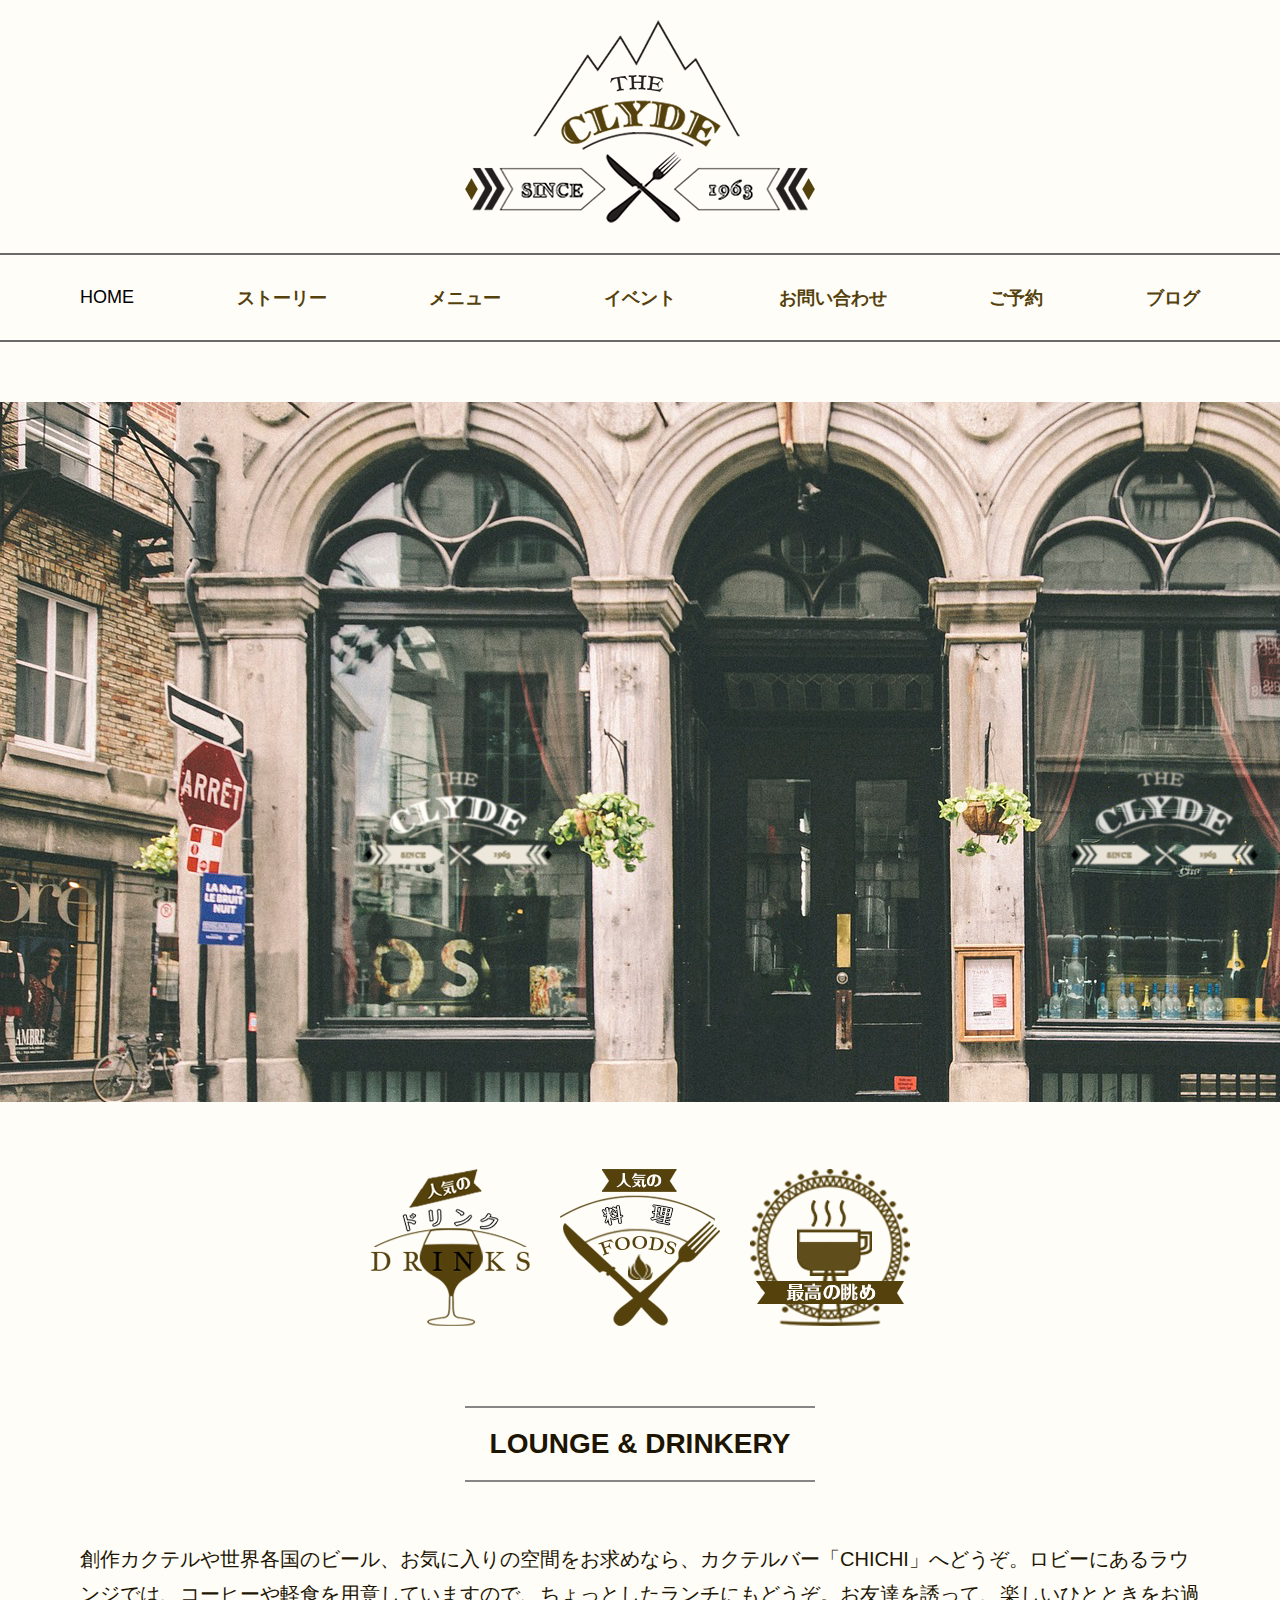
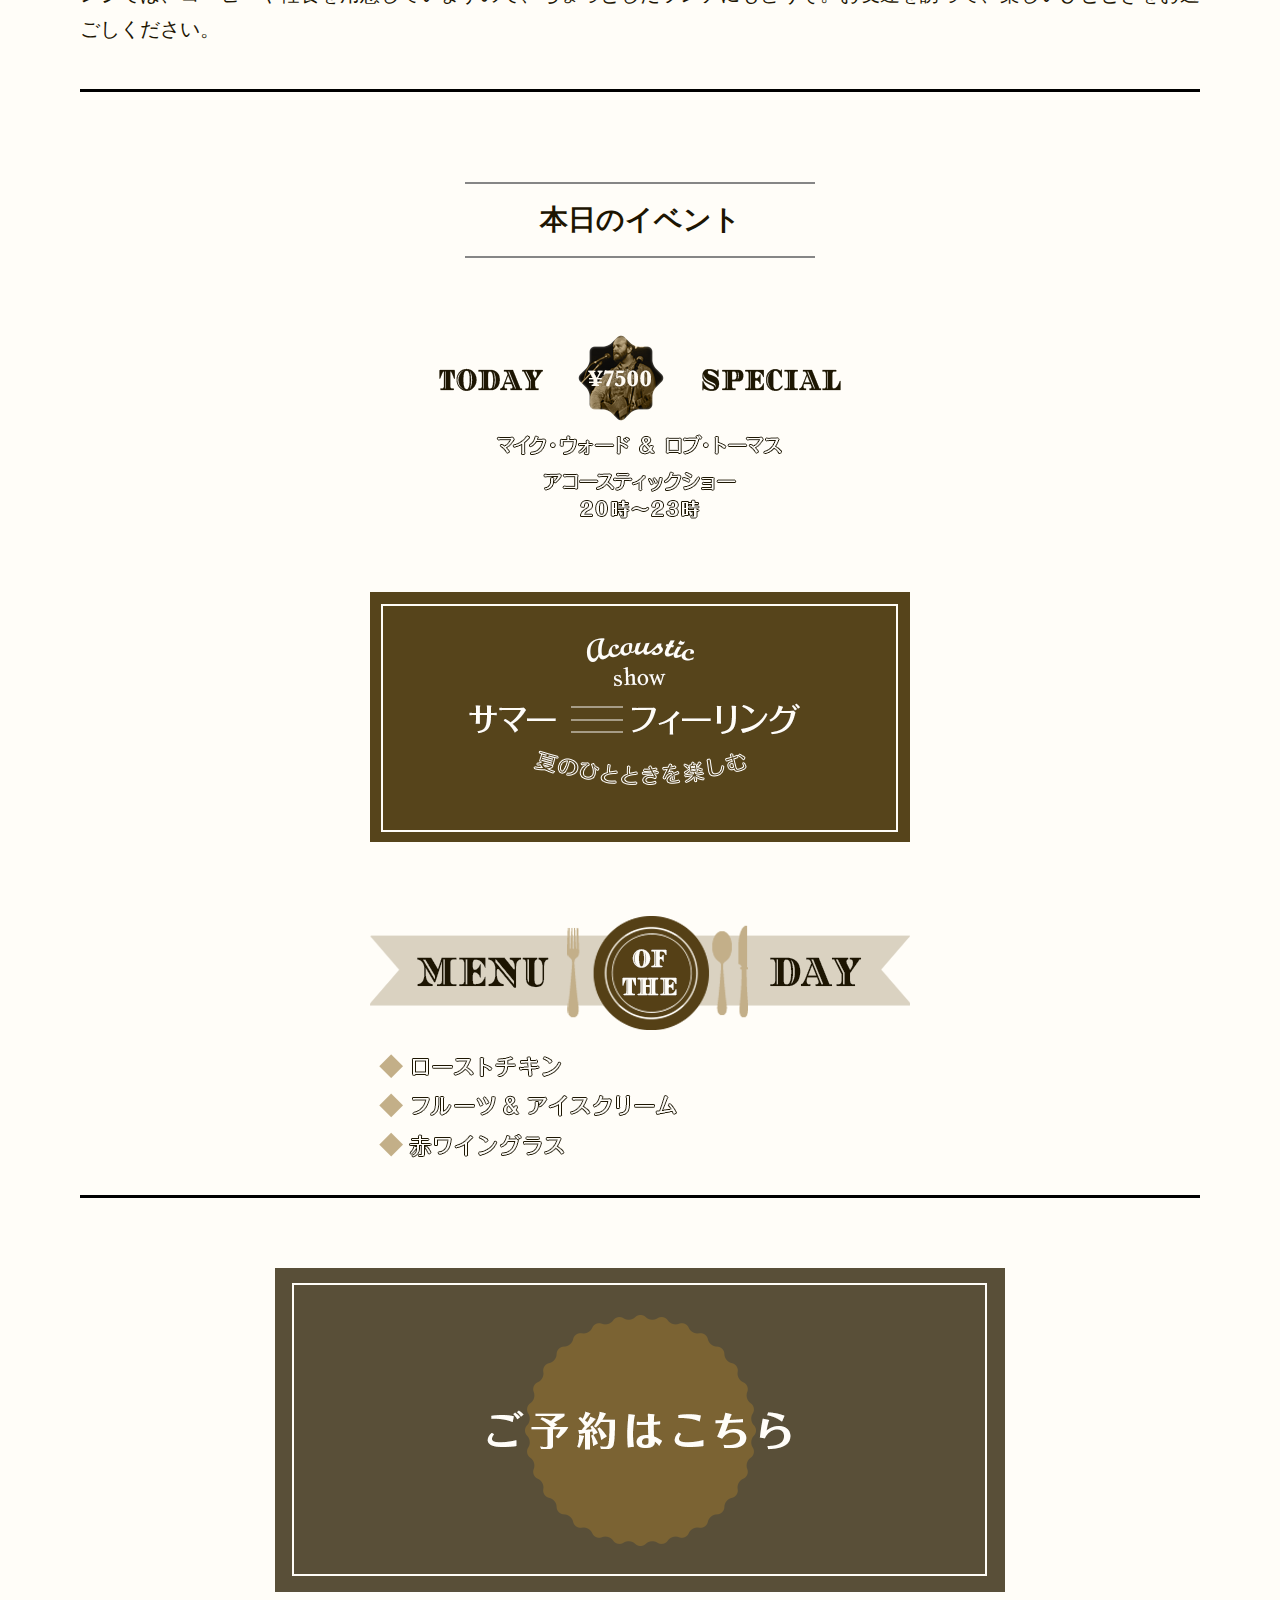
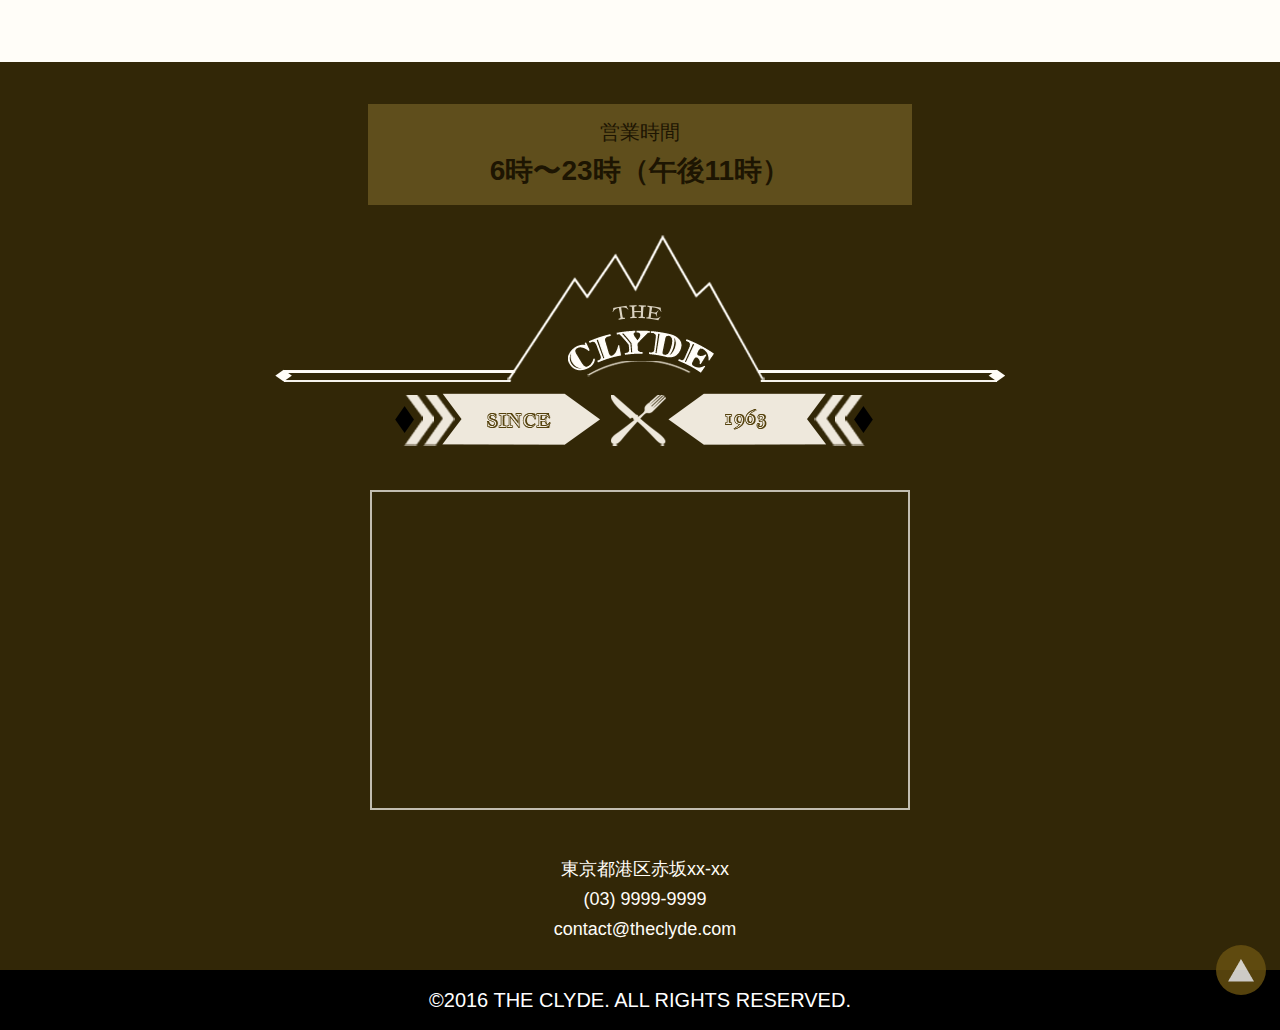
<file: index.html>
<!DOCTYPE html>
<html lang="en">
<head>
    <meta charset="UTF-8">
    <meta http-equiv="X-UA-Compatible" content="IE=edge">
    <meta name="viewport" content="width=device-width, initial-scale=1.0">
    <title>Classwork</title>
    <link rel="stylesheet" href="css/style.css">
    <link rel="stylesheet" href="https://cdnjs.cloudflare.com/ajax/libs/font-awesome/6.1.2/css/all.min.css" integrity="sha512-1sCRPdkRXhBV2PBLUdRb4tMg1w2YPf37qatUFeS7zlBy7jJI8Lf4VHwWfZZfpXtYSLy85pkm9GaYVYMfw5BC1A==" crossorigin="anonymous" referrerpolicy="no-referrer" />
</head>
<body>
    <header>
        <div class="header__img">
            <img src="img/logo.png" alt="">
        </div>
    </header>
    <div class="center nav__links--wrapper">
        <div class="navbar container">
            <a href="#" class="nav__link normal active">HOME</a>
            <a href="#" class="nav__link">ストーリー</a>
            <a href="page2.html" class="nav__link">メニュー</a>
            <a href="#" class="nav__link">イベント</a>
            <a href="#" class="nav__link">お問い合わせ</a>
            <a href="#" class="nav__link">ご予約</a>
            <a href="#" class="nav__link">ブログ</a>
        </div>
    </div>
    <div class="banner1 center"></div>
    <div class="cards container">
        <img src="img/card1.png" class="img1" alt="">
        <img src="img/card2.png" alt="">
        <img src="img/card3.png" alt="">
    </div>
    <div class="borderh2 center container">
        LOUNGE & DRINKERY
    </div>
    <div class="textdiv container">創作カクテルや世界各国のビール、お気に入りの空間をお求めなら、カクテルバー「CHICHI」へどうぞ。ロビーにあるラウンジでは、コーヒーや軽食を用意していますので、ちょっとしたランチにもどうぞ。お友達を誘って、楽しいひとときをお過ごしください。</div>
    <div class="borderh2 center container borderh2--second">
        本日のイベント
    </div>
    <div class="div--img center container">
        <img src="img/bannerimg1.png" alt="">
        <img src="img/bannerimg2.png" alt="">
        <img src="img/bannerimg3.png" alt="">
    </div>



    <div class="banner container center">
        <img src="img/banner.png" alt="">
    </div>
    <footer id="footer" class="center">
        <div class="container">
            <div class="footer__content">
                <div class="footer__info center">
                    <p class="footer__infotext--normal">営業時間</p>
                    <p class="footer__infotext--bold">6時〜23時（午後11時）</p>
                </div>
                <div class="footer__img center">
                    <img src="img/footerlogo.png" alt="">
                </div>
                <div class="footer__map center">
                <iframe src="https://www.google.com/maps/embed?pb=!1m18!1m12!1m3!1d23531.94401880729!2d69.23727031017788!3d41.32823040972737!2m3!1f0!2f0!3f0!3m2!1i1024!2i768!4f13.1!3m3!1m2!1s0x38ae8bfaedfe3e1d%3A0x23ac4a5a705b84ab!2sNajot%20ta&#39;lim!5e1!3m2!1sru!2s!4v1660068589688!5m2!1sru!2s"
                    width="512" 
                    height="292" 
                    style="border:0;" 
                    allowfullscreen="" 
                    loading="lazy" 
                    referrerpolicy="no-referrer-when-downgrade">
                </iframe>
                </div>
                <div class="footer__links center">
                    <a href="https://www.google.com/maps/search/%E6%9D%B1%E4%BA%AC%E9%83%BD%E6%B8%AF%E5%8C%BA%E8%B5%A4%E5%9D%82xx-xx/@35.6687116,139.7212688,15z/data=!3m1!4b1" class="footer__link center">
                        <i class="fa-solid fa-location-dot footer__link--icon"></i>
                        <p class="footer__link--text">東京都港区赤坂xx-xx</p>
                    </a>
                    <a href="tel:+998990000000" class="footer__link center">
                        <i class="fa-solid fa-phone footer__link--icon"></i>
                        <p class="footer__link--text"> (03) 9999-9999</p>
                    </a>
                    <a href="mailto:a@gmail.com" class="footer__link center">
                        <i class="fa-solid fa-envelope footer__link--icon"></i>
                        <p class="footer__link--text">contact@theclyde.com</p>
                    </a>
                </div>
            </div>
        </div>
        <div class="footer__copyright center">
            <a href="#" class="copy">©2016 THE CLYDE. <span class="copyrightnone"> ALL RIGHTS RESERVED.</span></a>
            <a href="#" class="footer__btn">
                <img src="img/Polygon 1.png" alt="">
            </a>
        </div>
    </footer>
</body>
</html>
</file>
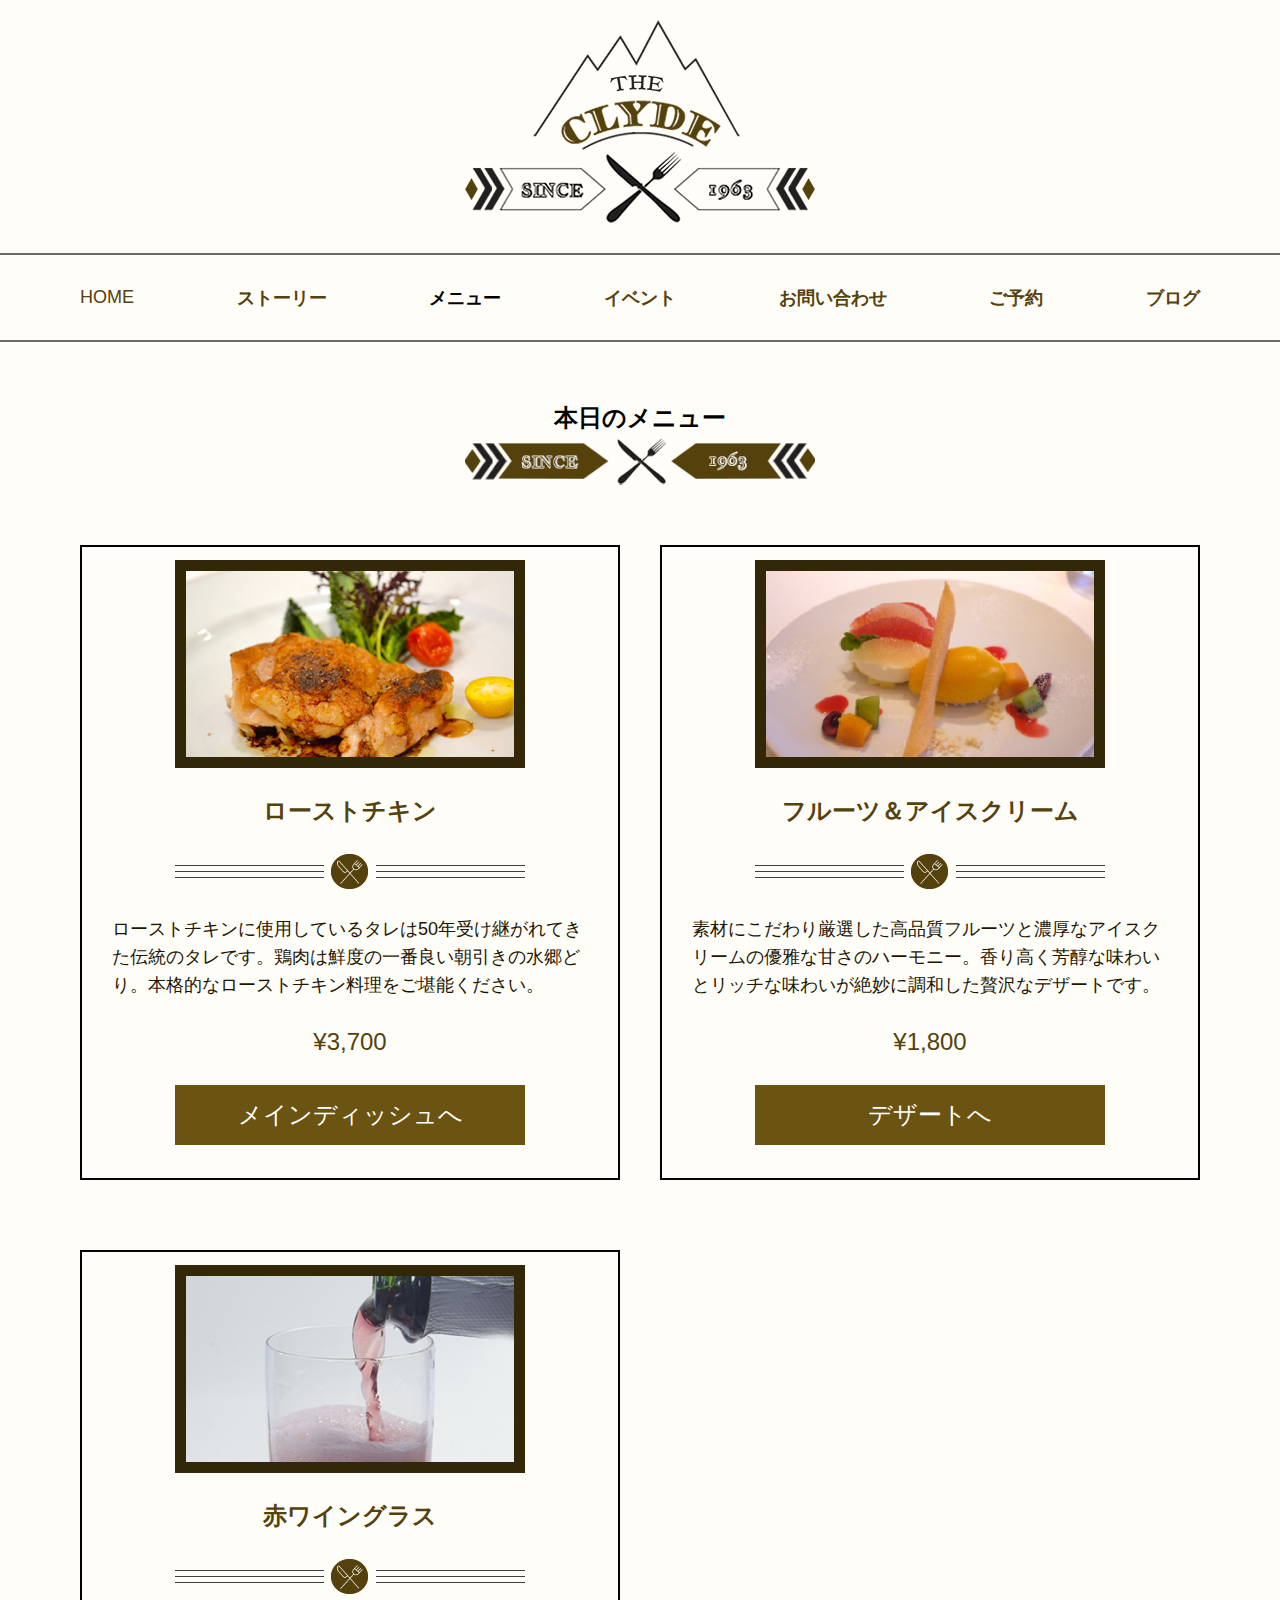
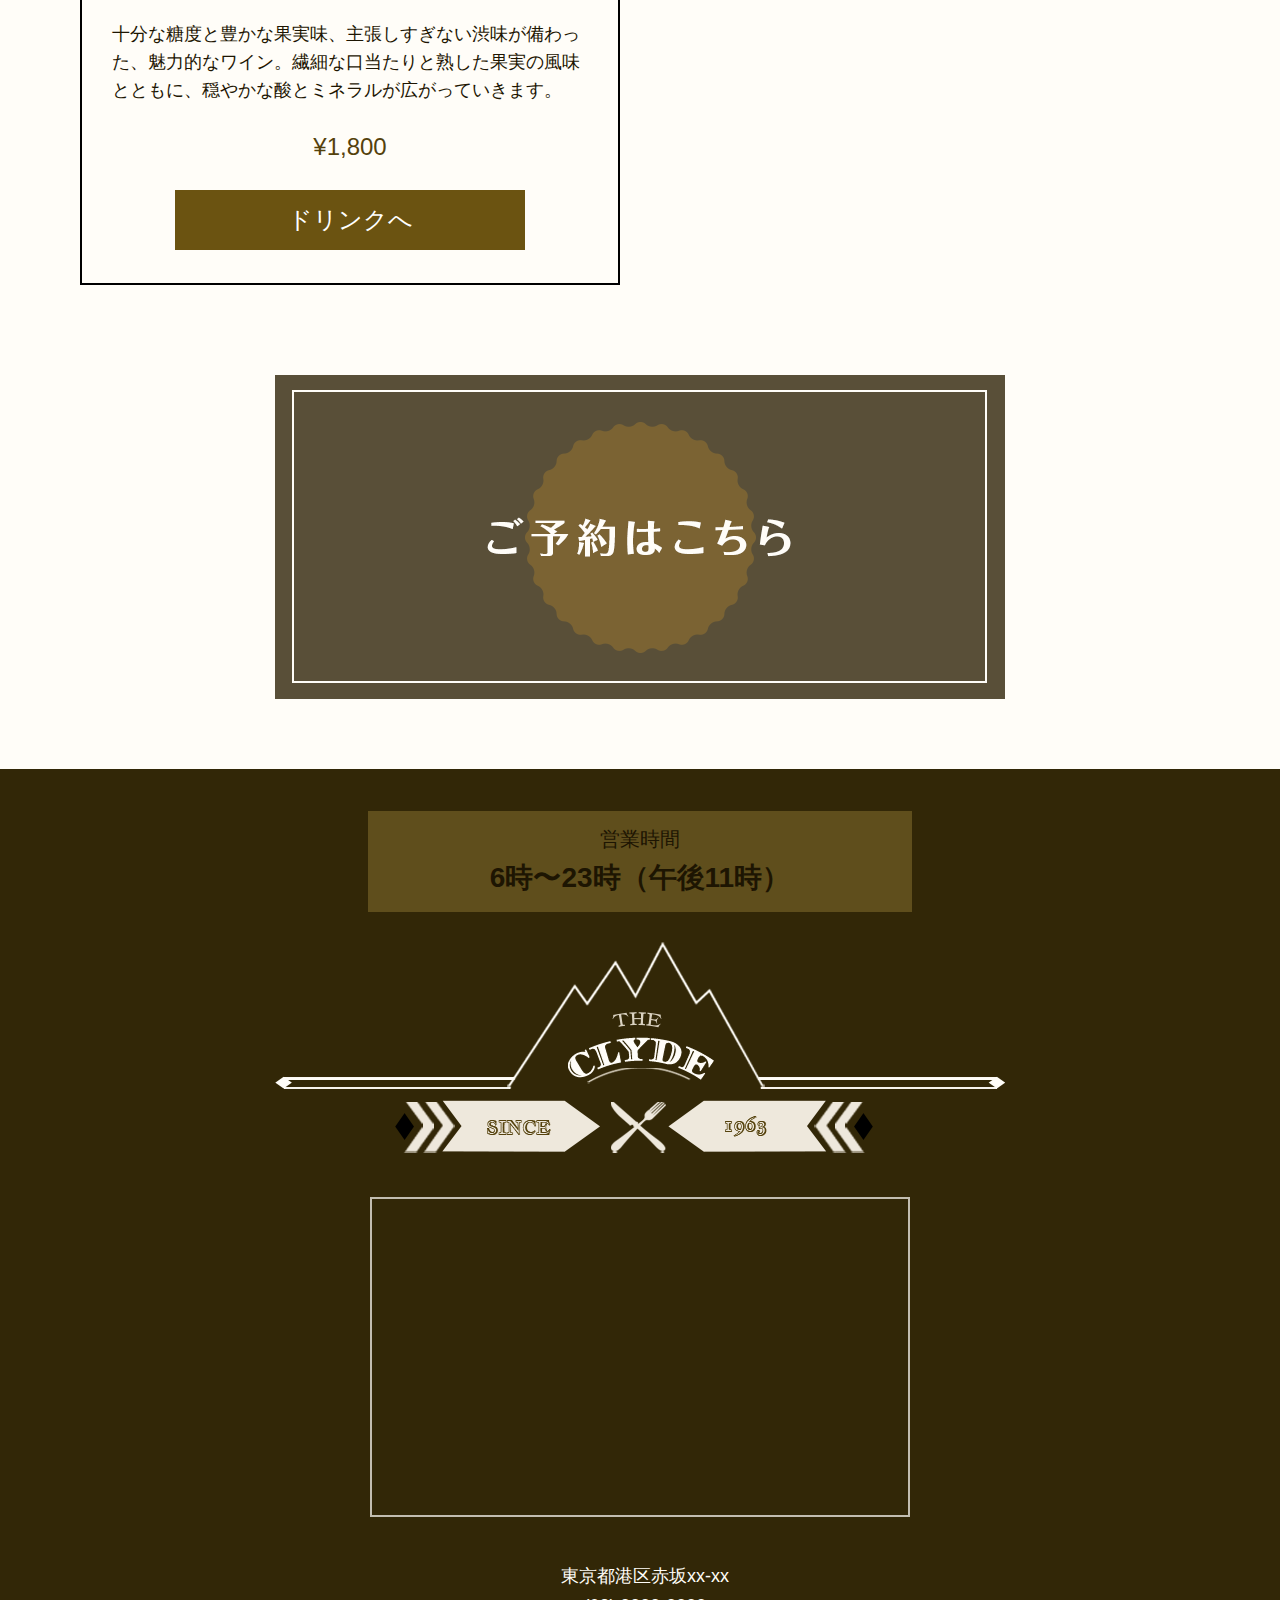
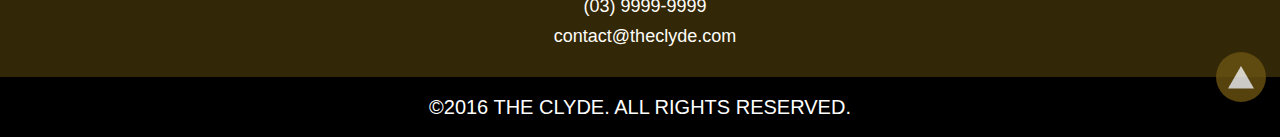
<file: page2.html>
<!DOCTYPE html>
<html lang="en">
<head>
    <meta charset="UTF-8">
    <meta http-equiv="X-UA-Compatible" content="IE=edge">
    <meta name="viewport" content="width=device-width, initial-scale=1.0">
    <title>Page 2</title>
    <link rel="stylesheet" href="css/page2.css">
    <link rel="stylesheet" href="https://cdnjs.cloudflare.com/ajax/libs/font-awesome/6.1.2/css/all.min.css" integrity="sha512-1sCRPdkRXhBV2PBLUdRb4tMg1w2YPf37qatUFeS7zlBy7jJI8Lf4VHwWfZZfpXtYSLy85pkm9GaYVYMfw5BC1A==" crossorigin="anonymous" referrerpolicy="no-referrer" />
</head>
<body>
    <header>
            <div class="header__img">
                <img src="img/logo.png" alt="">
        </div>
    </header>
    <div class="center nav__links--wrapper">
        <div class="navbar container">
            <a href="index.html" class="nav__link normal">HOME</a>
            <a href="#" class="nav__link">ストーリー</a>
            <a href="#" class="nav__link active">メニュー</a>
            <a href="#" class="nav__link">イベント</a>
            <a href="#" class="nav__link">お問い合わせ</a>
            <a href="#" class="nav__link">ご予約</a>
            <a href="#" class="nav__link">ブログ</a>
        </div>
    </div>
    <h2 class="h2">本日のメニュー</h2>
    <div class="h2__img container">
        <img src="img/since.png" alt="">
    </div>
    <div class="cards container">
        <div class="card">
            <img src="img/card1img.png" alt="">
            <h2 class="cardheader">ローストチキン</h2>
            <img src="img/line.png" alt="">
            <p class="cardtext">ローストチキンに使用しているタレは50年受け継がれてきた伝統のタレです。鶏肉は鮮度の一番良い朝引きの水郷どり。本格的なローストチキン料理をご堪能ください。</p>
            <a href="" class="price">¥3,700</a>
            <button class="card__btn">メインディッシュへ</button>
        </div>
        <div class="card">
            <img src="img/card2img.png" alt="">
            <h2 class="cardheader">フルーツ＆アイスクリーム</h2>
            <img src="img/line.png" alt="">
            <p class="cardtext">素材にこだわり厳選した高品質フルーツと濃厚なアイスクリームの優雅な甘さのハーモニー。香り高く芳醇な味わいとリッチな味わいが絶妙に調和した贅沢なデザートです。</p>
            <a href="" class="price">¥1,800</a>
            <button class="card__btn">デザートへ</button>
        </div>
        <div class="card line2">    
            <img src="img/card3img.png" alt="">
            <h2 class="cardheader">赤ワイングラス</h2>
            <img src="img/line.png" alt="">
            <p class="cardtext">十分な糖度と豊かな果実味、主張しすぎない渋味が備わった、魅力的なワイン。繊細な口当たりと熟した果実の風味とともに、穏やかな酸とミネラルが広がっていきます。</p>
            <a href="" class="price">¥1,800</a>
            <button class="card__btn">ドリンクへ</button>
        </div>
    </div>
    <div class="banner container">
        <img src="img/banner.png" alt="">
    </div>
    <footer class="center">
        <div class="container">
            <div class="footer__content">
                <div class="footer__info center">
                    <p class="footer__infotext--normal">営業時間</p>
                    <p class="footer__infotext--bold">6時〜23時（午後11時）</p>
                </div>
                <div class="footer__img center">
                    <img src="img/footerlogo.png" alt="">
                </div>
                <div class="footer__map center">
                <iframe src="https://www.google.com/maps/embed?pb=!1m18!1m12!1m3!1d23531.94401880729!2d69.23727031017788!3d41.32823040972737!2m3!1f0!2f0!3f0!3m2!1i1024!2i768!4f13.1!3m3!1m2!1s0x38ae8bfaedfe3e1d%3A0x23ac4a5a705b84ab!2sNajot%20ta&#39;lim!5e1!3m2!1sru!2s!4v1660068589688!5m2!1sru!2s"
                    width="512" 
                    height="292" 
                    style="border:0;" 
                    allowfullscreen="" 
                    loading="lazy" 
                    referrerpolicy="no-referrer-when-downgrade">
                </iframe>
                </div>
                <div class="footer__links center">
                    <a href="https://www.google.com/maps/search/%E6%9D%B1%E4%BA%AC%E9%83%BD%E6%B8%AF%E5%8C%BA%E8%B5%A4%E5%9D%82xx-xx/@35.6687116,139.7212688,15z/data=!3m1!4b1" class="footer__link center">
                        <i class="fa-solid fa-location-dot footer__link--icon"></i>
                        <p class="footer__link--text">東京都港区赤坂xx-xx</p>
                    </a>
                    <a href="tel:+998990000000" class="footer__link center">
                        <i class="fa-solid fa-phone footer__link--icon"></i>
                        <p class="footer__link--text"> (03) 9999-9999</p>
                    </a>
                    <a href="mailto:a@gmail.com" class="footer__link center">
                        <i class="fa-solid fa-envelope footer__link--icon"></i>
                        <p class="footer__link--text">contact@theclyde.com</p>
                    </a>
                </div>
            </div>
        </div>
        <div class="footer__copyright center">
            <a href="#" class="copy">©2016 THE CLYDE. <span class="copyrightnone"> ALL RIGHTS RESERVED.</span></a>
            <a href="#" class="footer__btn">
                <img src="img/Polygon 1.png" alt="">
            </a>
        </div>
    </footer>
</body>
</html>
</file>
<file: css/style.css>
*{
    padding: 0;
    margin: 0;
    box-sizing: border-box;
    font-family: sans-serif;
}
body{
    background: #fffdf8;
}
.center{
    margin: 0 auto;
}
.container{
    max-width: 1519px;
    width: 100%;
    width: 1120px;
    margin: 0 auto;
}


/* HEADER */
.header__img{
    width: 350px;
    height: 203px;
    margin: 0 auto;
    margin-bottom: 30px;
    margin-top: 20px;
}


/* NAVBAR */
.navbar{
    display: flex;
    align-items: center;
    justify-content: space-between;
    height: 85px;   
}
.nav__links--wrapper{
    max-width:1920px;
    width:100%;
    border-width: 2px 0px;
    border-style: solid;
    border-color: #6A6A6A;
    margin-bottom: 60px;
}
.nav__link{
    font-weight: 600;
    text-decoration: none;
    color: #54410C;
    font-size: 18px;
}
.active{
    color: #000 !important;
}
.normal{
    font-weight: 300;
    font-family: sans-serif;
}
@media (max-width:390px){
    .container{
        width:390px;
        margin: 0 auto;
    }
    .header__img{
        width: 350px;
        margin-top: 20px;
    }
    .navbar{
        display: flex;
        justify-content: center;
        flex-direction: column;
        height: 315px;
    }
    .nav__links--wrapper{
        height:315px;
    }
    .nav__link{
        margin: 6px auto;
    }
    .banner1{
        max-width: 390px;
        background-size:cover ;
        background-position: right;
        max-height: 300px;
    }
}



/* BANNER */
.banner{
    height: 324px;
    display: flex;
    justify-content: center;
    margin-bottom: 70px;
}
@media (max-width:390px){
    .banner{
        max-width: 390px;
        width: 350px;
        height: 160px;
        margin-bottom: 50px;
    }
    .banner img{
        width: 360px;
        height: 160px;
    }
}


/* FOOTER */
footer{
    max-width: 1920px;
    width: 100%;
    height: 938px;
    background: #322707;
}
.footer__content{
    height: 878px;
    padding-top: 42px;
}
.footer__info{
    width: 544px;
height: 101px;
background: #5F4E1C;
padding-top: 13px;
margin-bottom: 30px;
}
.footer__infotext--normal{
    font-weight: 300;
font-size: 20px;
line-height: 30px;
text-align: center;
color: #1D1502;
margin-bottom: 3px;
}
.footer__infotext--bold{
    font-weight: 600;
font-size: 28px;
line-height: 42px;
text-align: center;
color: #1D1502;
}
.footer__img{
    width: 730px;
    height: 211px;
    margin-bottom: 44px;
}
.footer__map{
    width: 540px;
height: 320px;
border: 2px solid #C2BDB0;
display: flex;
align-items: center;
justify-content: center;
margin-bottom: 44px;
}
.footer__link{
    display: flex;
    align-items: center;
    text-decoration: none;
}
.footer__link--icon{
    color: #ffffff;
    margin-right: 10px;
}
.footer__link--text{
    font-weight: 300;
font-size: 18px;
line-height: 28px;
text-align: center;
color: #FFFDF8;
text-decoration: none;
}
.footer__links{
    display: flex;
    width: 230px;
    align-items: center;
    height: 90px;
    flex-direction: column;
    justify-content: space-around;
}
.footer__copyright{
    margin-top: 30px;
    max-width: 1920px;
    width: 100%;
    height: 60px;
    background-color: #000;
    display: flex;
    align-items: center;
    justify-content: center;
    position: relative;
}
.copy{
    font-weight: 400;
font-size: 20px;
line-height: 23px;
text-align: center;
color: #FFFFFF;
text-decoration: none;
}
.footer__btn{
    position: absolute;
    background: #6B5311;
    border-radius: 50%;
    width: 50px;
    height: 50px;
    left: 95%;
    top:-25px;
    display: flex;
    justify-content: center;
    align-items: center;
    opacity: 0.8;
}
@media (max-width:390px){
    footer{
        max-width: 390px;
        width: 390px;
        height: 700px;
        margin-bottom: 0;
        margin-top: 0px;;
    }
    .footer__content{
        max-width: 360px;
        height: 100%;
        margin: 0 auto;
    }
    .footer__info{
        width: 100%;
    }
    .footer__img img{
        width: 360px;
        height: 103px;
    }
    .footer__img{
        height: 103px;
    }
    .footer__map {
        width: 100%;
        height: 212px;
    }
    .footer__map iframe{
        width: 332px;
        height: 184px;
    }
    .footer__copyright{
        margin-top: 0;
    }
    .footer__links{
        margin-bottom: 30px;
    }
    .footer__btn{
        left: 330px;
    }
    .copyrightnone{
        display: none;
    }
}


.banner1{
    max-width: 1920px;
    width: 100%;
    height: 700px;
    background-image: url(/img/banner1.png);
    margin-bottom: 67px;
}

/* CARDS */
.cards{
    width: 540px;
    height: 157px;
    display: flex;
    justify-content: space-between;
    margin-bottom: 80px;
}
@media(max-width:390px){
    .cards{
        max-width: 390px;
        width: 350px;
        flex-wrap: wrap;
        height: 320px;
        justify-content: center;
    }
    .cards img{
        max-width: 160px;
        max-height: 157px;
    }
    .img1{
        margin-right: 20px;
    }
}


.borderh2{
    width: 350px;
    height: 76px;
    border-width: 2px 0px;
    border-style: solid;
    border-color: #868686;
    margin-bottom: 60px;
    font-weight: 600;
    font-size: 28px;
    line-height: 42px;
    color: #1D1502;
    font-family: sans-serif;
    display: flex;
    align-items: center;
    justify-content: center;
}
.textdiv{
    border-bottom: 3px solid #000000;
    height: 150px;
    margin-bottom: 90px;
    font-weight: 300;
    font-size: 20px;
    line-height: 35px;
    color: #1D1502;
    font-family: sans-serif;
}
@media(max-width:390px){
    .textdiv{
        max-width: 390px;
        width: 350px;
        height: 280px;
    }
}
.div--img{
    height: 900px;
    display: flex;
    flex-direction: column;
    align-items: center;
    justify-content: space-around;
    border-bottom: 3px solid #000000;
    margin-bottom: 70px;
}
@media(max-width:390px){
    .div--img{
        height: 700px;
    }
}



.borderh2--second{
    margin-bottom: 40px;
}
@media(max-width:390px){
    .div--img{
        max-width: 390px;
        width: 350px;
    }
    .div--img img{
        width: 350px;
        height: 165px;
    }
}
</file>
<file: css/page2.css>
*{
    padding: 0;
    margin: 0;
    box-sizing: border-box;
    font-family: sans-serif;
}
body{
    background: #fffdf8;
}
.center{
    margin: 0 auto;
}
.container{
    max-width: 1519px;
    width: 100%;
    width: 1120px;
    margin: 0 auto;
}


/* HEADER */
.header__img{
    width: 350px;
    height: 203px;
    margin: 0 auto;
    margin-bottom: 30px;
    margin-top: 20px;
}


/* NAVBAR */
.navbar{
    display: flex;
    align-items: center;
    justify-content: space-between;
    height: 85px;
    
}
.nav__links--wrapper{
    max-width:1920px;
    width:100%;
    border-width: 2px 0px;
    border-style: solid;
    border-color: #6A6A6A;
    margin-bottom: 60px;
}
.nav__links{
    display: flex;
    align-items: center;
    justify-content: space-between;
    width: 100%;
    height: 27px;
}
.nav__link{
    font-weight: 600;
    text-decoration: none;
    color: #54410C;
    font-size: 18px;
}
.active{
    color: #000 !important;
}
.normal{
    font-weight: 300;
    font-family: sans-serif;
}
@media (max-width:390px){
    .container{
        width:390px;
        margin: 0 auto;
    }
    .header__img{
        width: 350px;
        margin-top: 20px;
    }
    .navbar{
        display: flex;
        justify-content: center;
        flex-direction: column;
        height: 315px;
    }
    .nav__links--wrapper{
        height:315px;
    }
    .nav__link{
        margin: 6px auto;
    }
    .banner1{
        max-width: 390px;
        background-size:cover ;
        background-position: right;
        max-height: 300px;
    }
}


/* H2 */
.h2{
    text-align: center;
    margin-bottom: 5px;
}
.h2__img{
    display: flex;
    justify-content: center;
    margin-bottom: 60px;
}
@media (max-width:390px){
    .h2__img{
        width: 350px;
        height: 46px;
    }
}

/* CARDS */
.cards{
    display: flex;
    flex-wrap: wrap;
    justify-content: space-between;
    height: 1350px;
    margin-bottom: 80px;
}
.card{
    width: 540px;
    height: 635px;
    display: flex;
    flex-direction: column;
    justify-content: space-around;
    align-items: center;
    border: 2px solid black;
}
.line2{
    margin-top: 60px;
}
.cardheader{
    font-weight: 600;
font-size: 24px;
line-height: 36px;
text-align: center;
color: #54410C;
}
.cardtext{
    margin: 0 30px;
    font-weight: 300;
font-size: 18px;
line-height: 28px;
color: #1D1502;
}
.price{
    font-weight: 300;
font-size: 24px;
line-height: 36px;
color: #54410C;
text-decoration: none;
}
.card__btn{
    width: 350px;
height: 60px;
background: #6B5311;
border: none;
color: #FFF;
font-weight: 300;
font-size: 24px;
text-align: center;
margin-bottom: 20px;
}
.card__btn:hover{
    transition: ease 0.7s;
    transform: scale(0.9);
    cursor: pointer;
    border: 3px solid #1D1502;
    border-radius: 5px;
}
@media (max-width:390px){
    .cards{
        display: flex;
        flex-direction: column;
        height: 2000px;
        justify-content: space-between;
        margin-bottom: 50px;
    }
    .card{
        width: 350px;
        margin: 0 auto;
    }
    .line2{
        margin: 0;
        margin: 0 auto;
    }
}

/* BANNER */
.banner{
    height: 324px;
    display: flex;
    justify-content: center;
    margin-bottom: 70px;
}
@media (max-width:390px){
    .banner{
        max-width: 390px;
        width: 350px;
        height: 160px;
        margin-bottom: 50px;
    }
    .banner img{
        width: 360px;
        height: 160px;
    }
}


/* FOOTER */
footer{
    max-width: 1920px;
    width: 100%;
    height: 938px;
    background: #322707;
}
.footer__content{
    height: 878px;
    padding-top: 42px;
}
.footer__info{
    width: 544px;
height: 101px;
background: #5F4E1C;
padding-top: 13px;
margin-bottom: 30px;
}
.footer__infotext--normal{
    font-weight: 300;
font-size: 20px;
line-height: 30px;
text-align: center;
color: #1D1502;
margin-bottom: 3px;
}
.footer__infotext--bold{
    font-weight: 600;
font-size: 28px;
line-height: 42px;
text-align: center;
color: #1D1502;
}
.footer__img{
    width: 730px;
    height: 211px;
    margin-bottom: 44px;
}
.footer__map{
    width: 540px;
height: 320px;
border: 2px solid #C2BDB0;
display: flex;
align-items: center;
justify-content: center;
margin-bottom: 44px;
}
.footer__link{
    display: flex;
    align-items: center;
    text-decoration: none;
}
.footer__link--icon{
    color: #ffffff;
    margin-right: 10px;
}
.footer__link--text{
    font-weight: 300;
font-size: 18px;
line-height: 28px;
text-align: center;
color: #FFFDF8;
text-decoration: none;
}
.footer__links{
    display: flex;
    width: 230px;
    align-items: center;
    height: 90px;
    flex-direction: column;
    justify-content: space-around;
}
.footer__copyright{
    margin-top: 30px;
    max-width: 1920px;
    width: 100%;
    height: 60px;
    background-color: #000;
    display: flex;
    align-items: center;
    justify-content: center;
    position: relative;
}
.copy{
    font-weight: 400;
font-size: 20px;
line-height: 23px;
text-align: center;
color: #FFFFFF;
text-decoration: none;
}
.footer__btn{
    position: absolute;
    background: #6B5311;
    border-radius: 50%;
    width: 50px;
    height: 50px;
    left: 95%;
    top:-25px;
    display: flex;
    justify-content: center;
    align-items: center;
    opacity: 0.8;
}
@media (max-width:390px){
    footer{
        max-width: 390px;
        width: 390px;
        height: 700px;
        margin-bottom: 0;
        margin-top: 0px;;
    }
    .footer__content{
        max-width: 360px;
        height: 100%;
        margin: 0 auto;
    }
    .footer__info{
        width: 100%;
    }
    .footer__img img{
        width: 360px;
        height: 103px;
    }
    .footer__img{
        height: 103px;
    }
    .footer__map {
        width: 100%;
        height: 212px;
    }
    .footer__map iframe{
        width: 332px;
        height: 184px;
    }
    .footer__copyright{
        margin-top: 0;
    }
    .footer__links{
        margin-bottom: 30px;
    }
    .footer__btn{
        left: 330px;
    }
    .copyrightnone{
        display: none;
    }
}
</file>
